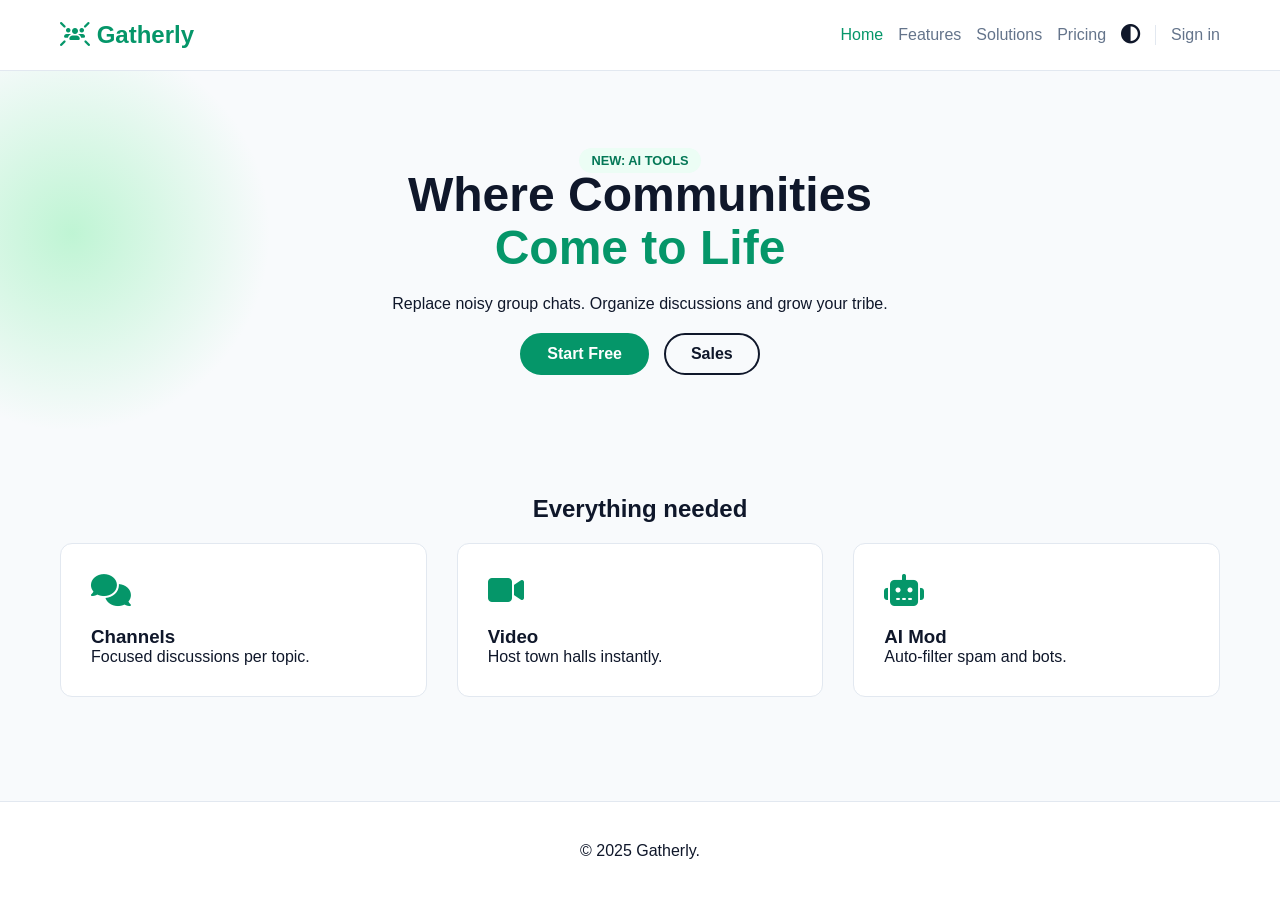
<file: index.html>
<!DOCTYPE html>
<html lang="en">
<head>
  <meta charset="UTF-8">
  <meta name="viewport" content="width=device-width, initial-scale=1.0">
  <title>Gatherly - Home</title>
  <link rel="stylesheet" href="https://cdnjs.cloudflare.com/ajax/libs/font-awesome/6.4.0/css/all.min.css">
  <link rel="stylesheet" href="style.css">
</head>
<body>
  <nav>
    <div class="wrap nav-in flex j-bet">
      <div class="logo"><i class="fas fa-users-rays"></i> Gatherly</div>
      <div class="nav-lnks flex gap">
        <a href="index.html" class="act">Home</a>
        <a href="features.html">Features</a>
        <a href="solutions.html">Solutions</a>
        <a href="pricing.html">Pricing</a>
        <button class="tog-theme"><i class="fas fa-adjust"></i></button>
        <span style="width:1px; height:20px; background:var(--brd)"></span>
        <a href="login.html" class="auth-guest">Sign in</a>
        <a href="dashboard.html" class="btn auth-user hide">Dashboard</a>
      </div>
      <div class="menu-btn"><i class="fas fa-bars"></i></div>
    </div>
  </nav>

  <div class="mob flex col">
    <div class="flex j-bet w-full mb">
      <span class="logo">Menu</span>
      <i class="fas fa-times close-menu" style="font-size:1.5rem"></i>
    </div>
    <a href="index.html">Home</a>
    <a href="features.html">Features</a>
    <a href="pricing.html">Pricing</a>
    <a href="login.html">Sign In</a>
  </div>

  <div class="hero">
    <div class="blob" style="top:-10%; left:-10%"></div>
    <div class="wrap">
      <span class="badge">New: AI Tools</span>
      <h1>Where Communities <br><span class="txt-p">Come to Life</span></h1>
      <p class="mb">Replace noisy group chats. Organize discussions and grow your tribe.</p>
      <div class="flex j-cen gap">
        <a href="login.html" class="btn">Start Free</a>
        <a href="contact.html" class="btn-o">Sales</a>
      </div>
    </div>
  </div>

  <div class="wrap mt mb">
    <h2 class="txt-c mb">Everything needed</h2>
    <div class="grid g3">
      <div class="card">
        <i class="fas fa-comments txt-p mb" style="font-size:2rem"></i>
        <h3>Channels</h3>
        <p>Focused discussions per topic.</p>
      </div>
      <div class="card">
        <i class="fas fa-video txt-p mb" style="font-size:2rem"></i>
        <h3>Video</h3>
        <p>Host town halls instantly.</p>
      </div>
      <div class="card">
        <i class="fas fa-robot txt-p mb" style="font-size:2rem"></i>
        <h3>AI Mod</h3>
        <p>Auto-filter spam and bots.</p>
      </div>
    </div>
  </div>

  <footer><div class="wrap txt-c">&copy; 2025 Gatherly.</div></footer>
  <script src="script.js"></script>
</body>
</html>
</file>
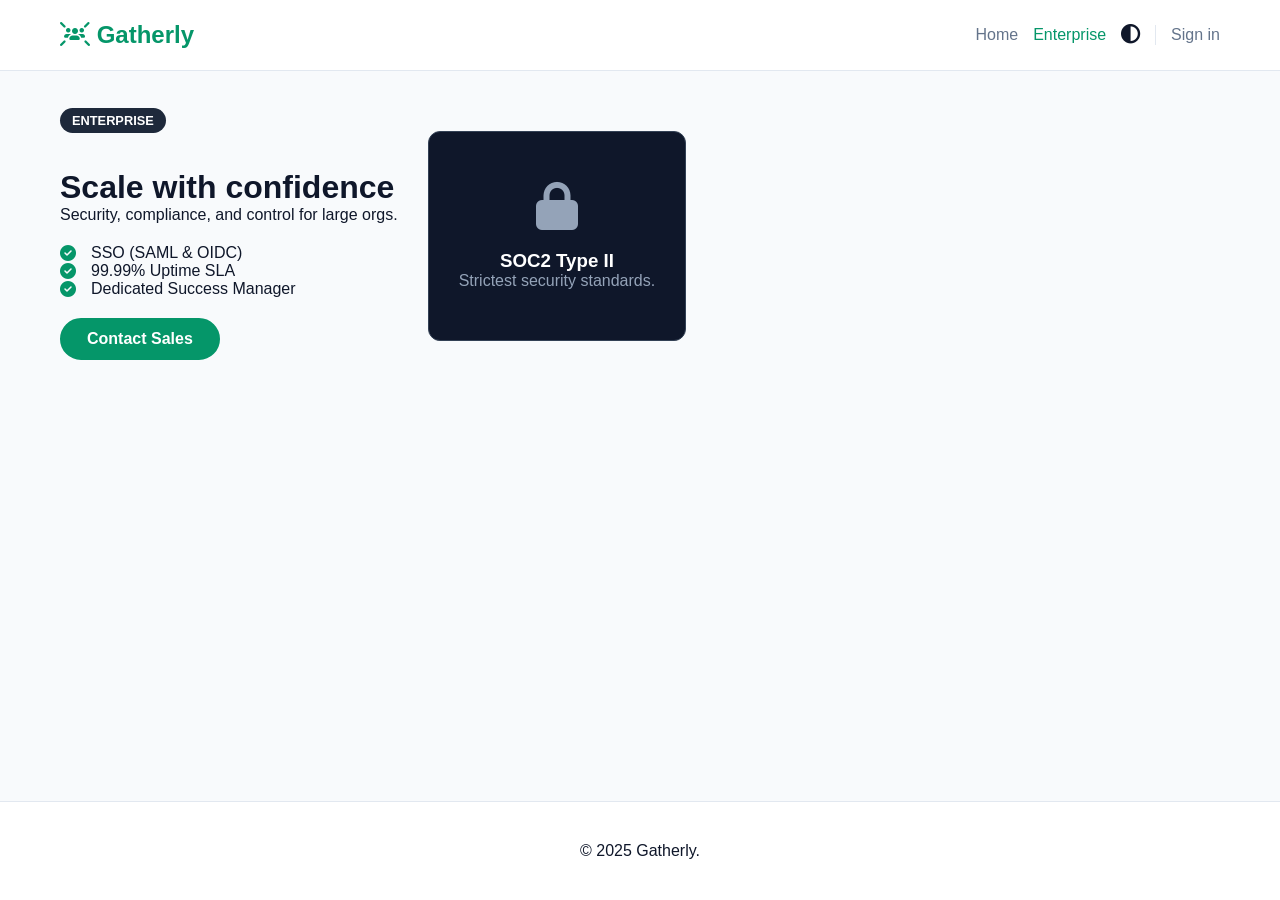
<file: enterprise.html>
<!DOCTYPE html>
<html lang="en">
<head>
  <meta charset="UTF-8">
  <meta name="viewport" content="width=device-width, initial-scale=1.0">
  <title>Gatherly - Enterprise</title>
  <link rel="stylesheet" href="https://cdnjs.cloudflare.com/ajax/libs/font-awesome/6.4.0/css/all.min.css">
  <link rel="stylesheet" href="style.css">
</head>
<body>
  <nav>
    <div class="wrap nav-in flex j-bet">
      <a href="index.html" class="logo"><i class="fas fa-users-rays"></i> Gatherly</a>
      <div class="nav-lnks flex gap">
        <a href="index.html">Home</a>
        <a href="enterprise.html" class="act">Enterprise</a>
        <button class="tog-theme"><i class="fas fa-adjust"></i></button>
        <span style="width:1px; height:20px; background:var(--brd)"></span>
        <a href="login.html" class="auth-guest">Sign in</a>
        <a href="dashboard.html" class="btn auth-user hide">Dashboard</a>
      </div>
      <div class="menu-btn"><i class="fas fa-bars"></i></div>
    </div>
  </nav>

  <div class="mob flex col">
    <div class="flex j-bet w-full mb">
      <span class="logo">Menu</span>
      <i class="fas fa-times close-menu" style="font-size:1.5rem"></i>
    </div>
    <a href="index.html">Home</a>
    <a href="enterprise.html">Enterprise</a>
    <a href="contact.html">Contact</a>
  </div>

  <div class="wrap mt mb">
    <div class="grid g2 flex">
      <div>
        <span class="badge" style="background: #1e293b; color: white;">Enterprise</span>
        <h1 class="mt">Scale with confidence</h1>
        <p class="mb">Security, compliance, and control for large orgs.</p>
        <div class="mb">
          <p class="flex gap"><i class="fas fa-check-circle txt-p"></i> SSO (SAML & OIDC)</p>
          <p class="flex gap"><i class="fas fa-check-circle txt-p"></i> 99.99% Uptime SLA</p>
          <p class="flex gap"><i class="fas fa-check-circle txt-p"></i> Dedicated Success Manager</p>
        </div>
        <a href="contact.html" class="btn">Contact Sales</a>
      </div>
      <div class="card card-drk txt-c" style="padding: 50px 30px;">
        <i class="fas fa-lock mb" style="font-size: 3rem; color: #94a3b8;"></i>
        <h3>SOC2 Type II</h3>
        <p class="txt-dim">Strictest security standards.</p>
      </div>
    </div>
  </div>
  <footer><div class="wrap txt-c">&copy; 2025 Gatherly.</div></footer>
  <script src="script.js"></script>
</body>
</html>
</file>
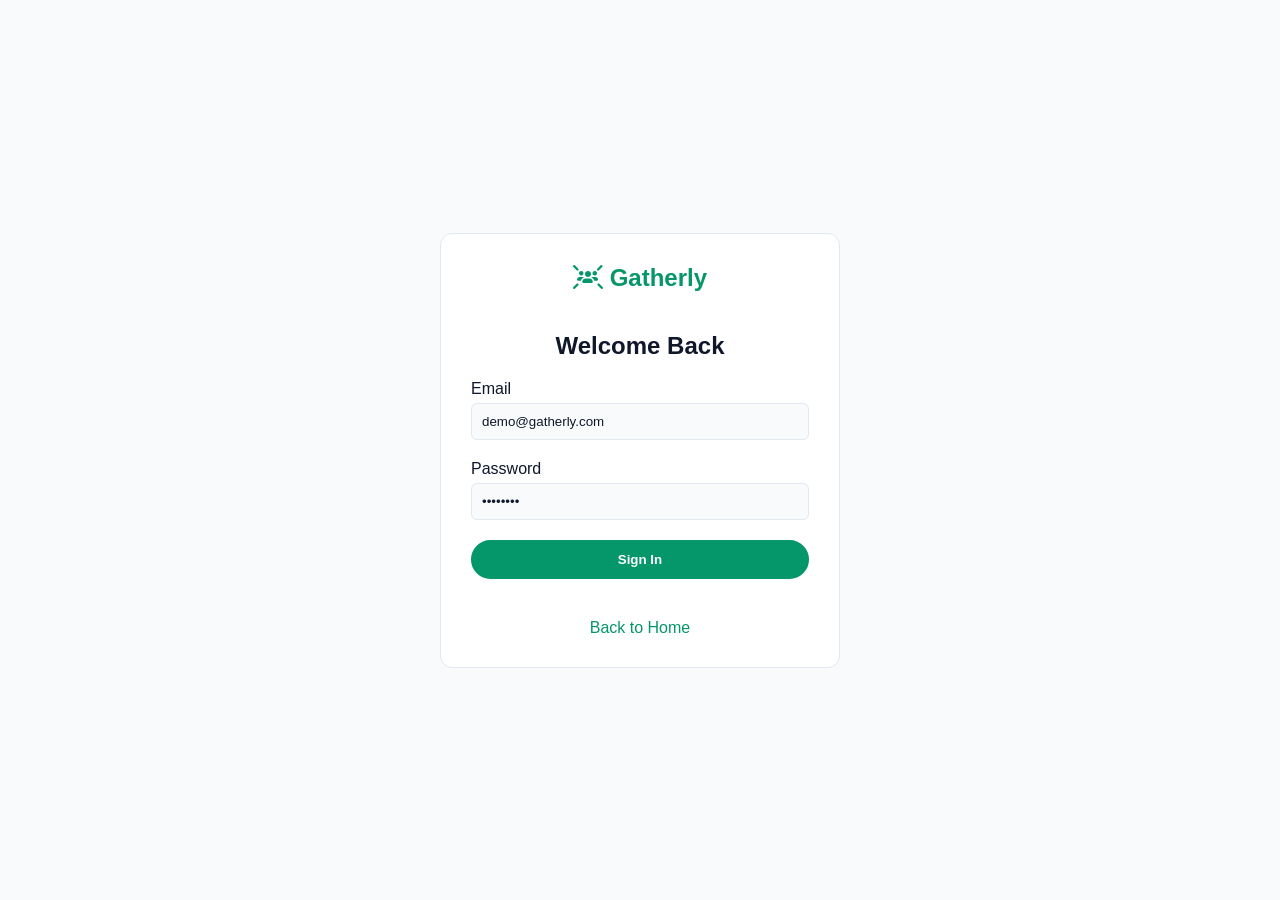
<file: login.html>
<!DOCTYPE html>
<html lang="en">
<head>
  <meta charset="UTF-8">
  <meta name="viewport" content="width=device-width, initial-scale=1.0">
  <title>Gatherly - Login</title>
  <link rel="stylesheet" href="style.css">
  <link rel="stylesheet" href="https://cdnjs.cloudflare.com/ajax/libs/font-awesome/6.4.0/css/all.min.css">
</head>
<body>
  <div style="height: 100vh" class="flex j-cen">
    <div class="card" style="width: 100%; max-width: 400px">
      <div class="txt-c mb">
        <a href="index.html" class="logo"><i class="fas fa-users-rays"></i> Gatherly</a>
        <h2 class="mt">Welcome Back</h2>
      </div>
      <form id="login-form">
        <div class="mb">
          <label>Email</label>
          <input type="email" class="inp" value="demo@gatherly.com" required>
        </div>
        <div class="mb">
          <label>Password</label>
          <input type="password" class="inp" value="password" required>
        </div>
        <button type="submit" class="btn w-full">Sign In</button>
      </form>
      <div class="txt-c mt"><a href="index.html" class="txt-p">Back to Home</a></div>
    </div>
  </div>
  <script src="script.js"></script>
</body>
</html>
</file>
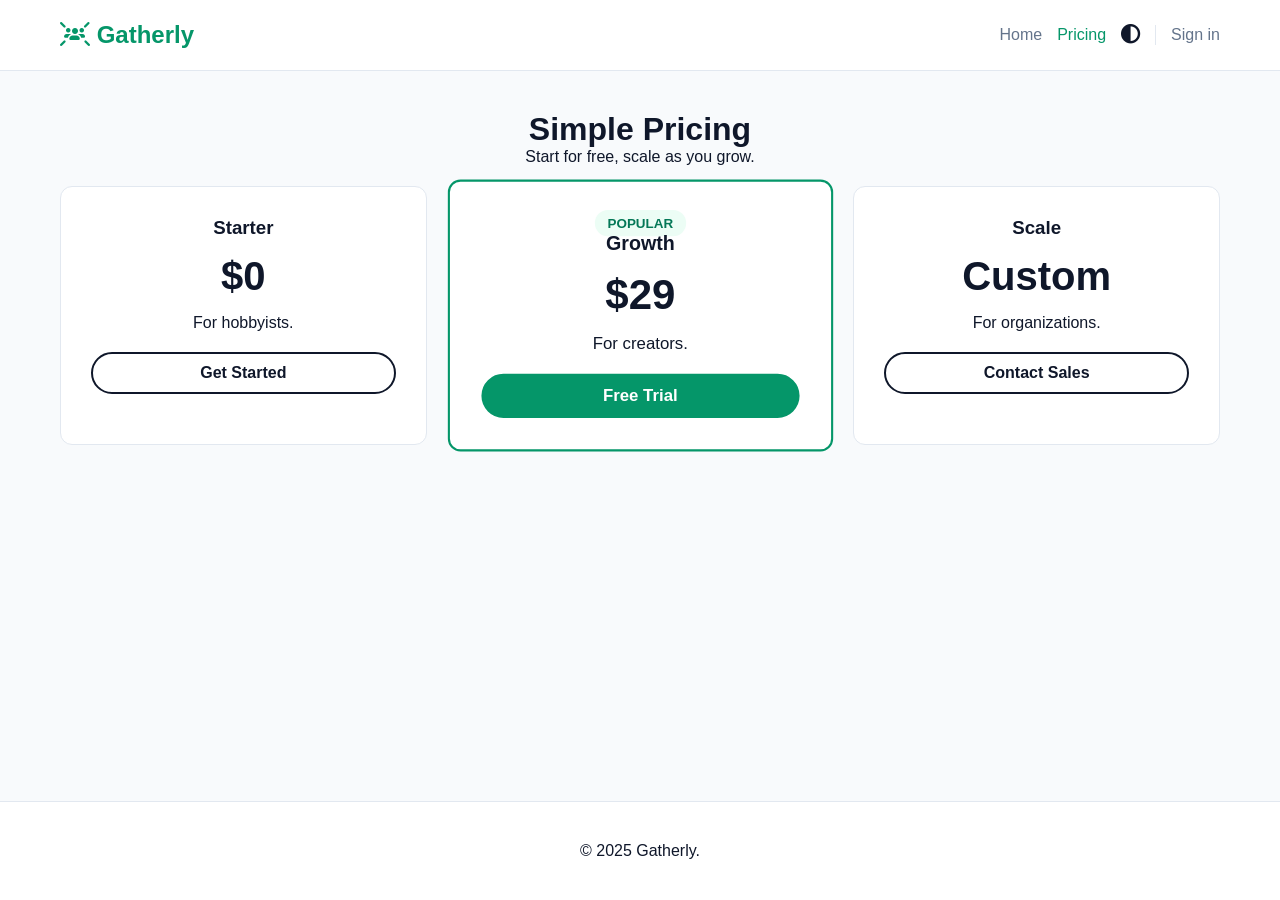
<file: pricing.html>
<!DOCTYPE html>
<html lang="en">
<head>
  <meta charset="UTF-8">
  <meta name="viewport" content="width=device-width, initial-scale=1.0">
  <title>Gatherly - Pricing</title>
  <link rel="stylesheet" href="https://cdnjs.cloudflare.com/ajax/libs/font-awesome/6.4.0/css/all.min.css">
  <link rel="stylesheet" href="style.css">
</head>
<body>
  <nav>
    <div class="wrap nav-in flex j-bet">
      <a href="index.html" class="logo"><i class="fas fa-users-rays"></i> Gatherly</a>
      <div class="nav-lnks flex gap">
        <a href="index.html">Home</a>
        <a href="pricing.html" class="act">Pricing</a>
        <button class="tog-theme"><i class="fas fa-adjust"></i></button>
        <span style="width:1px; height:20px; background:var(--brd)"></span>
        <a href="login.html" class="auth-guest">Sign in</a>
        <a href="dashboard.html" class="btn auth-user hide">Dashboard</a>
      </div>
      <div class="menu-btn"><i class="fas fa-bars"></i></div>
    </div>
  </nav>

  <div class="mob flex col">
    <div class="flex j-bet w-full mb">
      <span class="logo">Menu</span>
      <i class="fas fa-times close-menu" style="font-size:1.5rem"></i>
    </div>
    <a href="index.html">Home</a>
    <a href="pricing.html">Pricing</a>
  </div>

  <div class="wrap mt mb">
    <div class="txt-c mb"><h1>Simple Pricing</h1><p>Start for free, scale as you grow.</p></div>
    <div class="grid g3">
      <div class="card txt-c">
        <h3>Starter</h3>
        <div class="price">$0</div>
        <p class="mb">For hobbyists.</p>
        <a href="login.html" class="btn-o w-full">Get Started</a>
      </div>
      <div class="card pop txt-c">
        <span class="badge">Popular</span>
        <h3>Growth</h3>
        <div class="price">$29</div>
        <p class="mb">For creators.</p>
        <a href="login.html" class="btn w-full">Free Trial</a>
      </div>
      <div class="card txt-c">
        <h3>Scale</h3>
        <div class="price">Custom</div>
        <p class="mb">For organizations.</p>
        <a href="contact.html" class="btn-o w-full">Contact Sales</a>
      </div>
    </div>
  </div>
  <footer><div class="wrap txt-c">&copy; 2025 Gatherly.</div></footer>
  <script src="script.js"></script>
</body>
</html>
</file>
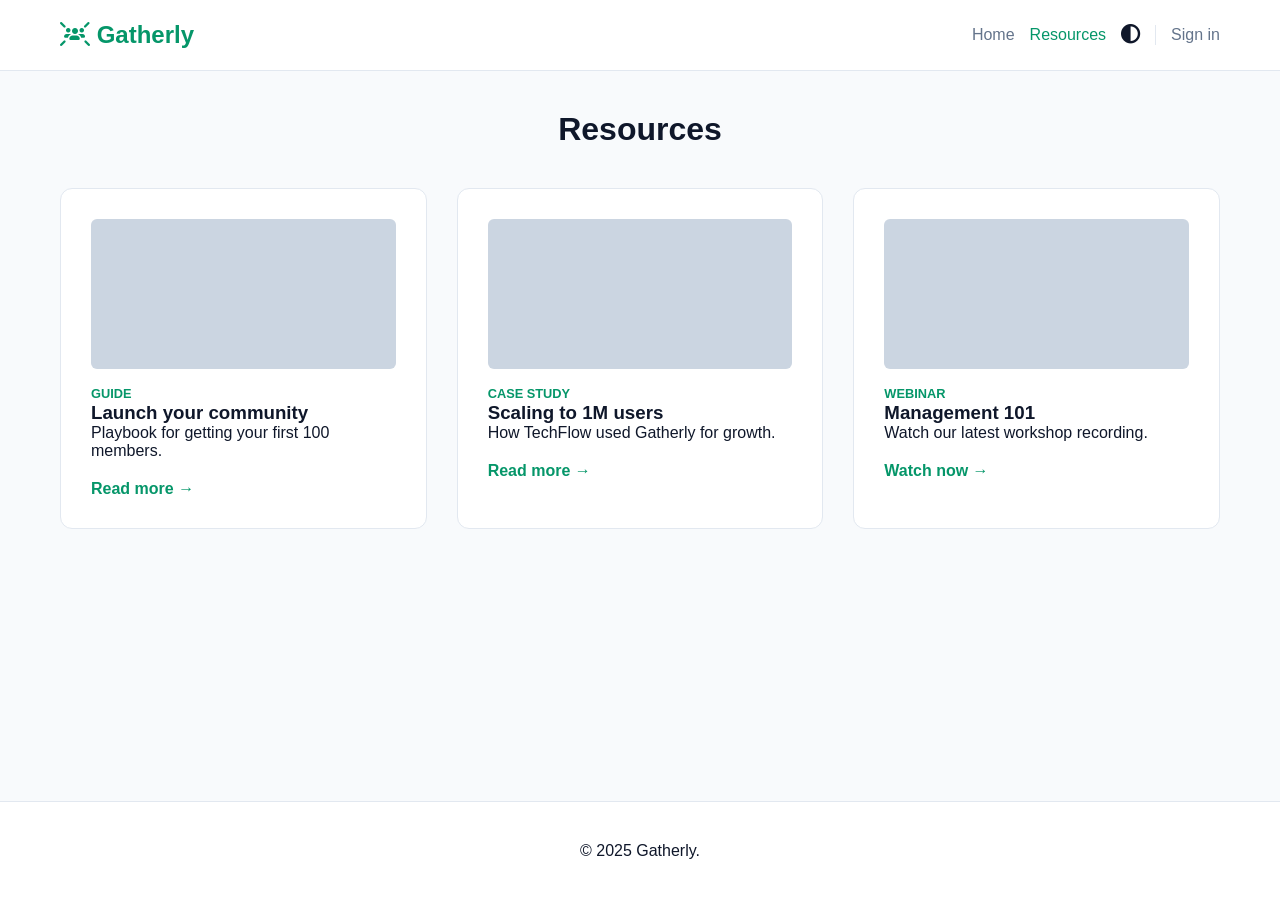
<file: resources.html>
<!DOCTYPE html>
<html lang="en">
<head>
  <meta charset="UTF-8">
  <meta name="viewport" content="width=device-width, initial-scale=1.0">
  <title>Gatherly - Resources</title>
  <link rel="stylesheet" href="https://cdnjs.cloudflare.com/ajax/libs/font-awesome/6.4.0/css/all.min.css">
  <link rel="stylesheet" href="style.css">
</head>
<body>
  <nav>
    <div class="wrap nav-in flex j-bet">
      <a href="index.html" class="logo"><i class="fas fa-users-rays"></i> Gatherly</a>
      <div class="nav-lnks flex gap">
        <a href="index.html">Home</a>
        <a href="resources.html" class="act">Resources</a>
        <button class="tog-theme"><i class="fas fa-adjust"></i></button>
        <span style="width:1px; height:20px; background:var(--brd)"></span>
        <a href="login.html" class="auth-guest">Sign in</a>
        <a href="dashboard.html" class="btn auth-user hide">Dashboard</a>
      </div>
      <div class="menu-btn"><i class="fas fa-bars"></i></div>
    </div>
  </nav>

  <div class="mob flex col">
    <div class="flex j-bet w-full mb">
      <span class="logo">Menu</span>
      <i class="fas fa-times close-menu" style="font-size:1.5rem"></i>
    </div>
    <a href="index.html">Home</a>
    <a href="resources.html">Resources</a>
  </div>

  <div class="wrap mt mb">
    <h1 class="txt-c mb">Resources</h1>
    <div class="grid g3 mt">
      <div class="card">
        <div class="skel"></div>
        <span class="txt-p" style="font-weight: 700; font-size: 0.8rem;">GUIDE</span>
        <h3>Launch your community</h3>
        <p class="mb">Playbook for getting your first 100 members.</p>
        <a class="txt-p" style="font-weight: 600;">Read more &rarr;</a>
      </div>
      <div class="card">
        <div class="skel"></div>
        <span class="txt-p" style="font-weight: 700; font-size: 0.8rem;">CASE STUDY</span>
        <h3>Scaling to 1M users</h3>
        <p class="mb">How TechFlow used Gatherly for growth.</p>
        <a class="txt-p" style="font-weight: 600;">Read more &rarr;</a>
      </div>
      <div class="card">
        <div class="skel"></div>
        <span class="txt-p" style="font-weight: 700; font-size: 0.8rem;">WEBINAR</span>
        <h3>Management 101</h3>
        <p class="mb">Watch our latest workshop recording.</p>
        <a class="txt-p" style="font-weight: 600;">Watch now &rarr;</a>
      </div>
    </div>
  </div>
  <footer><div class="wrap txt-c">&copy; 2025 Gatherly.</div></footer>
  <script src="script.js"></script>
</body>
</html>
</file>
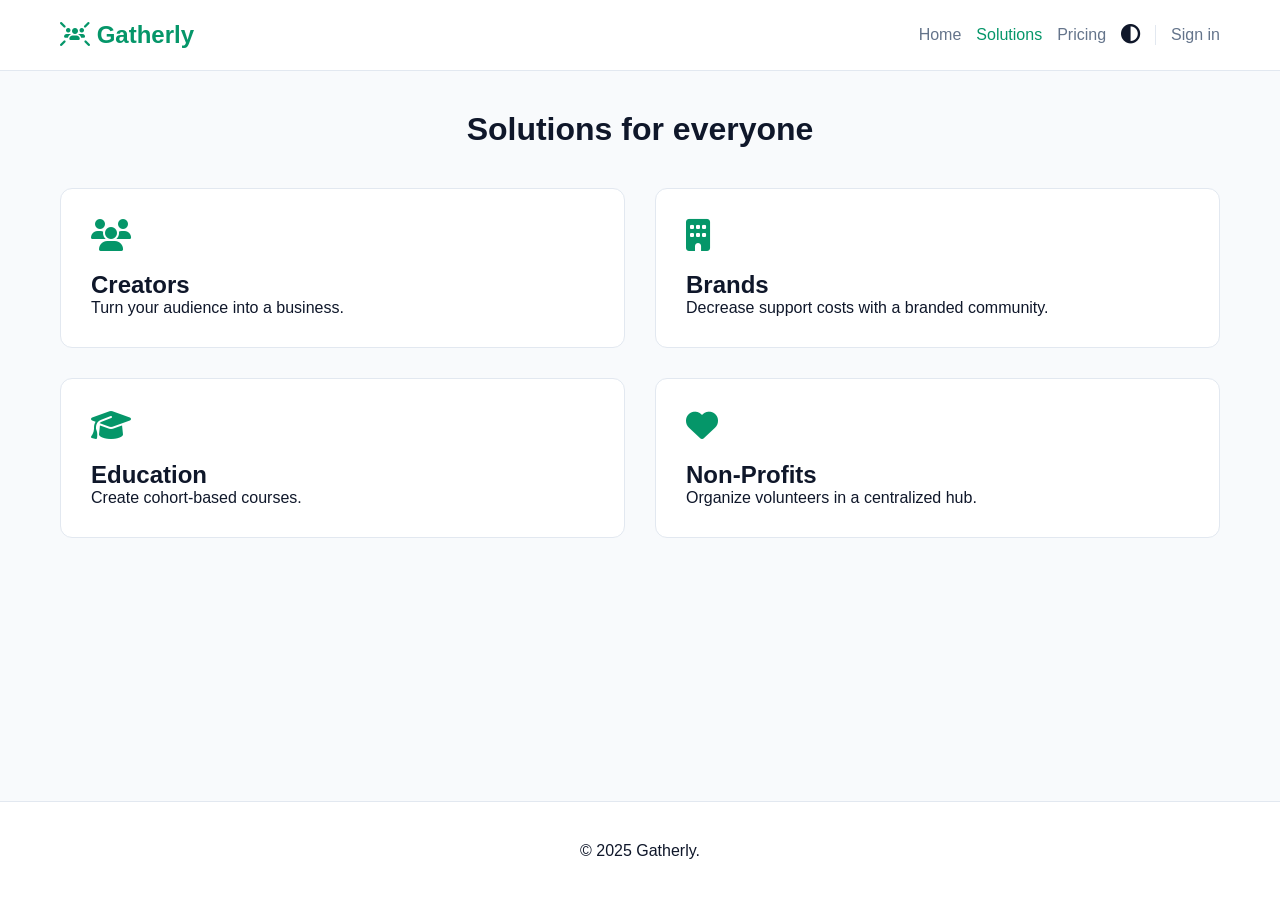
<file: solution.html>
<!DOCTYPE html>
<html lang="en">
<head>
  <meta charset="UTF-8">
  <meta name="viewport" content="width=device-width, initial-scale=1.0">
  <title>Gatherly - Solutions</title>
  <link rel="stylesheet" href="https://cdnjs.cloudflare.com/ajax/libs/font-awesome/6.4.0/css/all.min.css">
  <link rel="stylesheet" href="style.css">
</head>
<body>
  <nav>
    <div class="wrap nav-in flex j-bet">
      <a href="index.html" class="logo"><i class="fas fa-users-rays"></i> Gatherly</a>
      <div class="nav-lnks flex gap">
        <a href="index.html">Home</a>
        <a href="solutions.html" class="act">Solutions</a>
        <a href="pricing.html">Pricing</a>
        <button class="tog-theme"><i class="fas fa-adjust"></i></button>
        <span style="width:1px; height:20px; background:var(--brd)"></span>
        <a href="login.html" class="auth-guest">Sign in</a>
        <a href="dashboard.html" class="btn auth-user hide">Dashboard</a>
      </div>
      <div class="menu-btn"><i class="fas fa-bars"></i></div>
    </div>
  </nav>

  <div class="mob flex col">
    <div class="flex j-bet w-full mb">
      <span class="logo">Menu</span>
      <i class="fas fa-times close-menu" style="font-size:1.5rem"></i>
    </div>
    <a href="index.html">Home</a>
    <a href="solutions.html">Solutions</a>
  </div>

  <div class="wrap mt mb">
    <h1 class="txt-c mb">Solutions for everyone</h1>
    <div class="grid g2 mt">
      <div class="card">
        <i class="fas fa-users txt-p mb" style="font-size:2rem"></i>
        <h2>Creators</h2>
        <p>Turn your audience into a business.</p>
      </div>
      <div class="card">
        <i class="fas fa-building txt-p mb" style="font-size:2rem"></i>
        <h2>Brands</h2>
        <p>Decrease support costs with a branded community.</p>
      </div>
      <div class="card">
        <i class="fas fa-graduation-cap txt-p mb" style="font-size:2rem"></i>
        <h2>Education</h2>
        <p>Create cohort-based courses.</p>
      </div>
      <div class="card">
        <i class="fas fa-heart txt-p mb" style="font-size:2rem"></i>
        <h2>Non-Profits</h2>
        <p>Organize volunteers in a centralized hub.</p>
      </div>
    </div>
  </div>
  <footer><div class="wrap txt-c">&copy; 2025 Gatherly.</div></footer>
  <script src="script.js"></script>
</body>
</html>
</file>
<file: style.css>
:root {
  --bg: #f8fafc;
  --bg-box: #ffffff;
  --txt: #0f172a;
  --txt-dim: #64748b;
  --prm: #059669;
  --prm-hov: #047857;
  --brd: #e2e8f0;
}
body.dark {
  --bg: #0f172a;
  --bg-box: #1e293b;
  --txt: #f1f5f9;
  --txt-dim: #94a3b8;
  --brd: #334155;
}
* {
  margin: 0;
  padding: 0;
  box-sizing: border-box;
  font-family: "Segoe UI", sans-serif;
}
body {
  background: var(--bg);
  color: var(--txt);
  transition: 0.3s;
  display: flex;
  flex-direction: column;
  min-height: 100vh;
}
a {
  text-decoration: none;
  color: inherit;
  cursor: pointer;
}
ul {
  list-style: none;
}

.wrap {
  max-width: 1200px;
  margin: 0 auto;
  padding: 0 20px;
  width: 100%;
  height: inherit;
}
.w-slim {
  max-width: 600px;
  margin: 0 auto;
}
.grid {
  display: grid;
  gap: 30px;
}
.g2 {
  grid-template-columns: 1fr 1fr;
}
.g3 {
  grid-template-columns: repeat(3, 1fr);
}
.flex {
  display: flex;
  align-items: center;
}
.j-bet {
  justify-content: space-between;
}
.j-cen {
  justify-content: center;
}
.col {
  flex-direction: column;
}
.gap {
  gap: 15px;
}
.txt-c {
  text-align: center;
}
.txt-p {
  color: var(--prm);
}
.w-full {
  width: 100%;
}
.mt {
  margin-top: 40px;
}
.mb {
  margin-bottom: 20px;
}
.hide {
  display: none !important;
}

.btn,
.btn-o {
  padding: 10px 25px;
  border-radius: 50px;
  font-weight: 600;
  cursor: pointer;
  border: 2px solid var(--prm);
  transition: 0.2s;
  display: inline-block;
  text-align: center;
}
.btn {
  background: var(--prm);
  color: white;
}
.btn:hover {
  background: var(--prm-hov);
  border-color: var(--prm-hov);
}
.btn-o {
  background: transparent;
  color: var(--txt);
  border-color: var(--txt);
}
.btn-o:hover {
  background: var(--txt);
  color: var(--bg);
}

.card {
  background: var(--bg-box);
  padding: 30px;
  border-radius: 12px;
  border: 1px solid var(--brd);
  transition: 0.3s;
}
.card:hover {
  transform: translateY(-5px);
  border-color: var(--prm);
  box-shadow: 0 10px 20px rgba(0, 0, 0, 0.05);
}
.card-drk {
  background: #0f172a;
  color: white;
  border: 1px solid #334155;
}
.card-drk .txt-dim {
  color: #94a3b8;
}

.inp {
  width: 100%;
  padding: 10px;
  border: 1px solid var(--brd);
  background: var(--bg);
  color: var(--txt);
  border-radius: 6px;
  margin-top: 5px;
}
.badge {
  background: #ecfdf5;
  color: #047857;
  padding: 5px 12px;
  border-radius: 20px;
  font-size: 0.8rem;
  font-weight: 700;
  text-transform: uppercase;
}
.skel {
  height: 150px;
  background: #cbd5e1;
  border-radius: 6px;
  margin-bottom: 15px;
}

nav {
  position: sticky;
  top: 0;
  background: var(--bg-box);
  border-bottom: 1px solid var(--brd);
  z-index: 100;
}
.nav-in {
  height: 70px;
}
.logo {
  font-size: 1.5rem;
  font-weight: 800;
  color: var(--prm);
}
.nav-lnks a {
  font-weight: 500;
  color: var(--txt-dim);
}
.nav-lnks a:hover,
.nav-lnks a.act {
  color: var(--prm);
}
.tog-theme {
  background: none;
  border: none;
  font-size: 1.2rem;
  cursor: pointer;
  color: var(--txt);
}
.menu-btn {
  display: none;
  font-size: 1.5rem;
  cursor: pointer;
  color: var(--txt);
}

.mob {
  position: fixed;
  inset: 0;
  background: var(--bg-box);
  z-index: 200;
  padding: 30px;
  transform: translateX(100%);
  transition: 0.3s;
}
.mob.open {
  transform: translateX(0);
}
.mob a {
  display: block;
  font-size: 1.5rem;
  padding: 15px 0;
  border-bottom: 1px solid var(--brd);
}

.hero {
  padding: 80px 20px;
  text-align: center;
  position: relative;
  overflow: hidden;
}
.hero h1 {
  font-size: 3rem;
  line-height: 1.1;
  margin-bottom: 20px;
}
.blob {
  position: absolute;
  width: 400px;
  height: 400px;
  background: radial-gradient(circle, #86efac 0%, transparent 70%);
  border-radius: 50%;
  z-index: -1;
  opacity: 0.5;
  animation: float 10s infinite;
}

.price {
  font-size: 2.5rem;
  font-weight: 800;
  margin: 15px 0;
}
.pop {
  border: 2px solid var(--prm);
  transform: scale(1.05);
}

.app-view {
  display: flex;
  min-height: calc(100vh - 71px);
}
.side {
  width: 250px;
  border-right: 1px solid var(--brd);
  background: var(--bg-box);
  padding: 20px;
}
.main {
  flex: 1;
  padding: 30px;
}
.item {
  padding: 10px;
  display: flex;
  align-items: center;
  gap: 10px;
  border-radius: 8px;
  cursor: pointer;
  color: var(--txt-dim);
}
.item:hover {
  background: var(--bg);
  color: var(--txt);
}
.dot {
  width: 8px;
  height: 8px;
  background: var(--prm);
  border-radius: 50%;
}

footer {
  margin-top: auto;
  border-top: 1px solid var(--brd);
  padding: 40px 20px;
  background: var(--bg-box);
}

@keyframes float {
  0%,
  100% {
    transform: translate(0, 0);
  }
  50% {
    transform: translate(-20px, 20px);
  }
}

@media (max-width: 860px) {
  .g2,
  .g3 {
    grid-template-columns: 1fr;
  }
  .nav-lnks {
    display: none;
  }
  .menu-btn {
    display: block;
  }
  .app-view {
    flex-direction: column;
  }
  .side {
    width: 100%;
    border-right: none;
    border-bottom: 1px solid var(--brd);
  }
}
</file>
